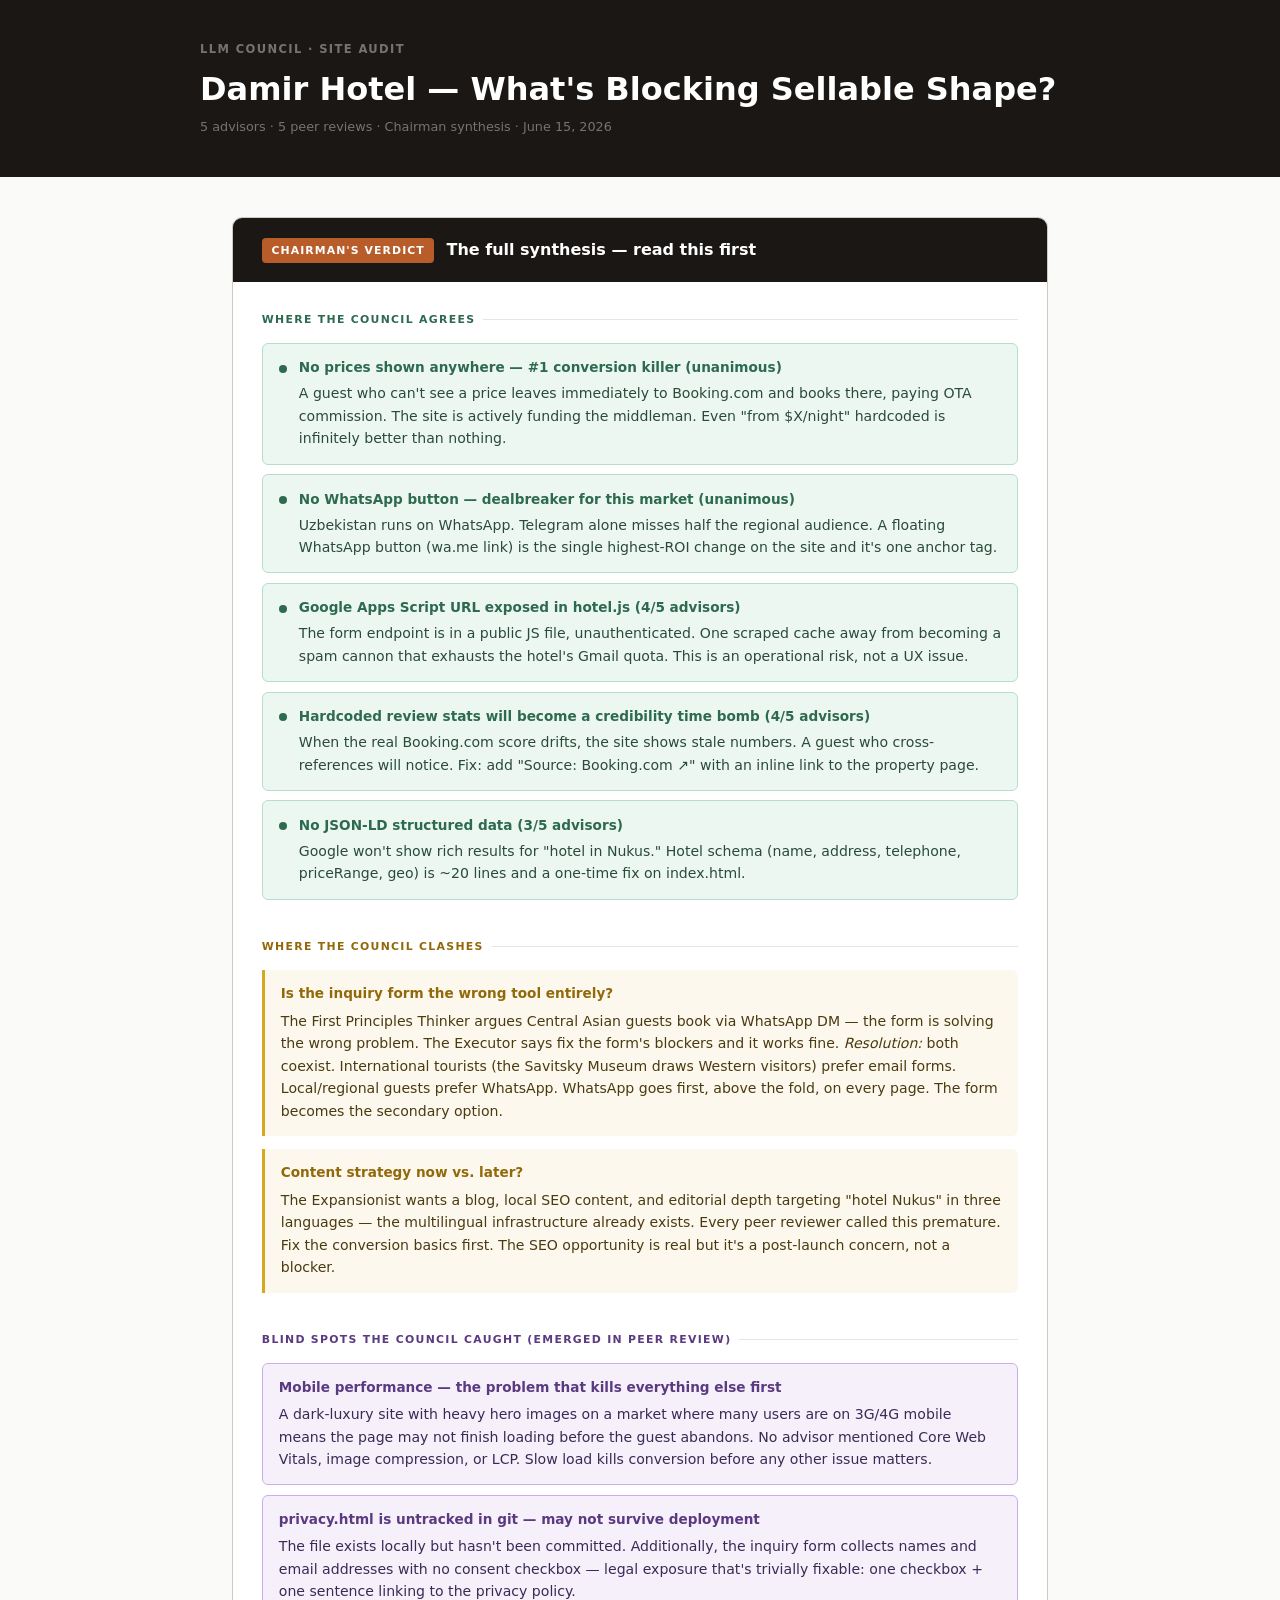
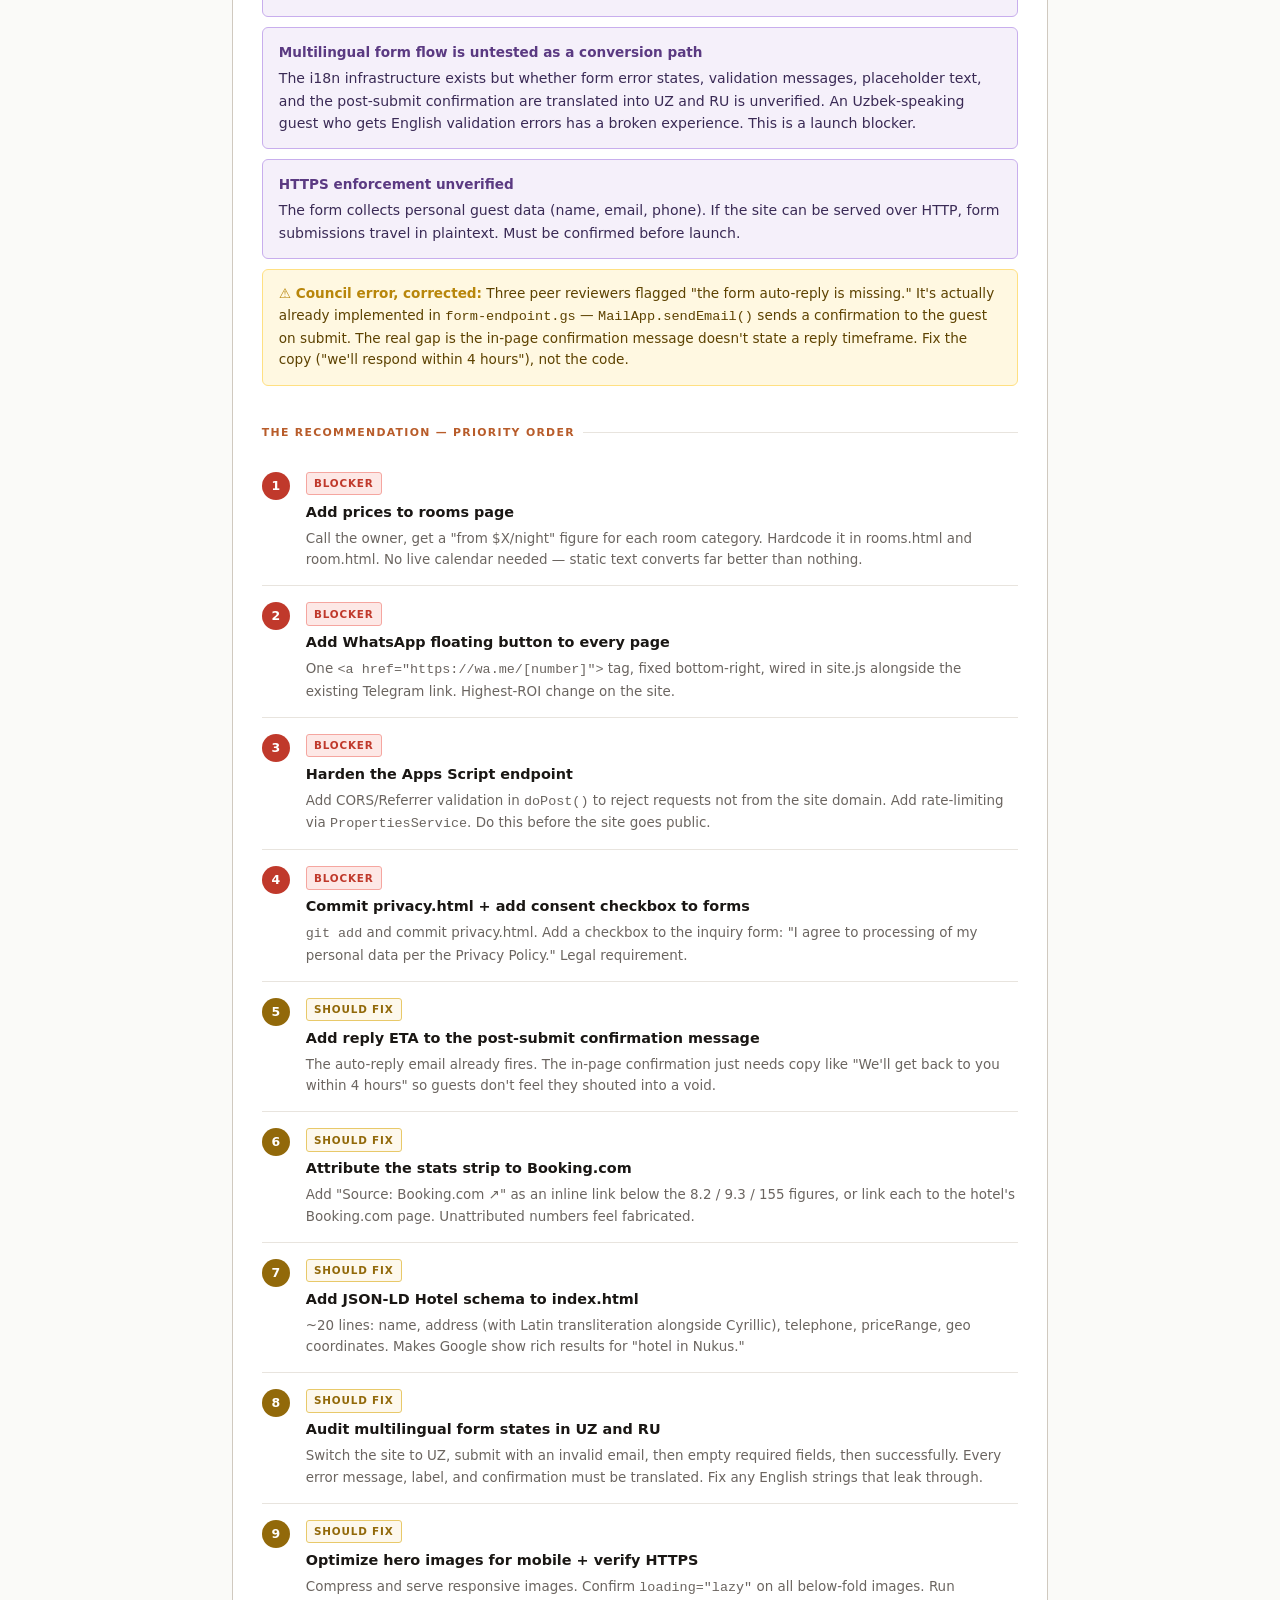
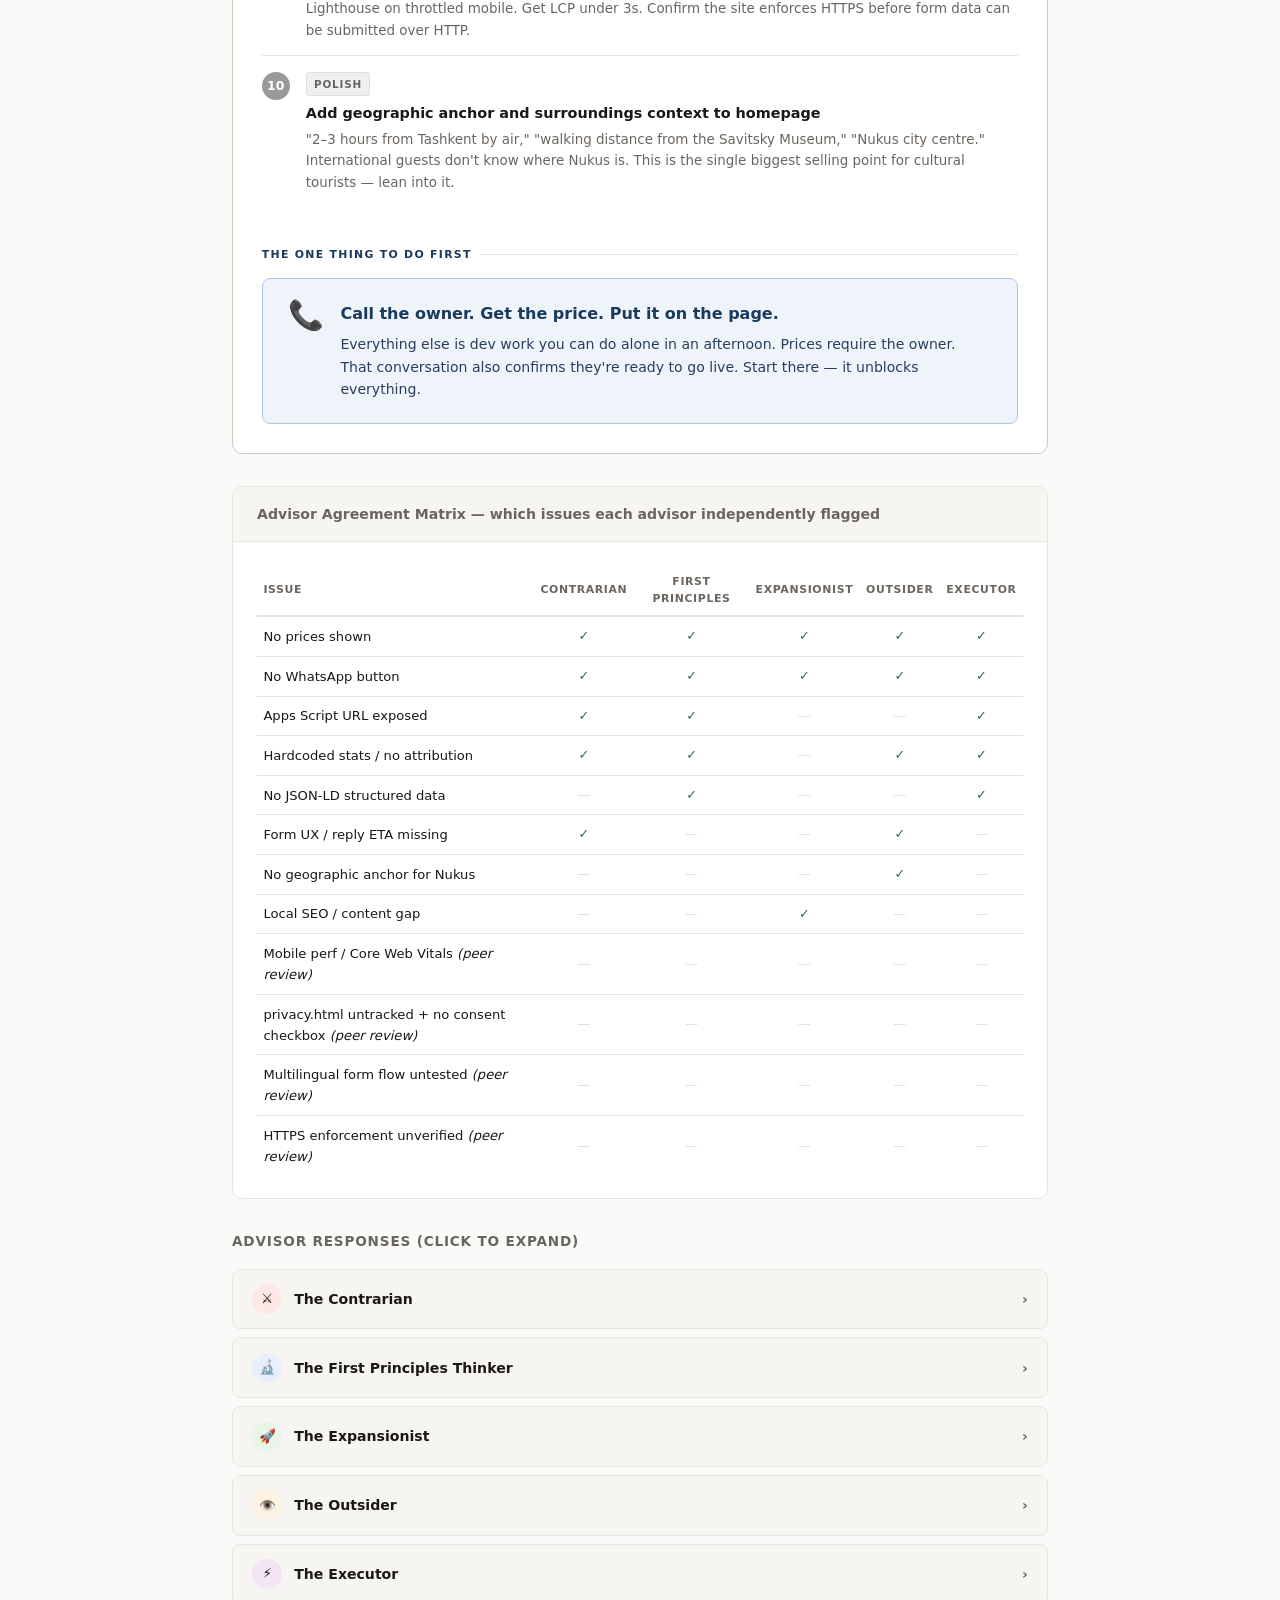
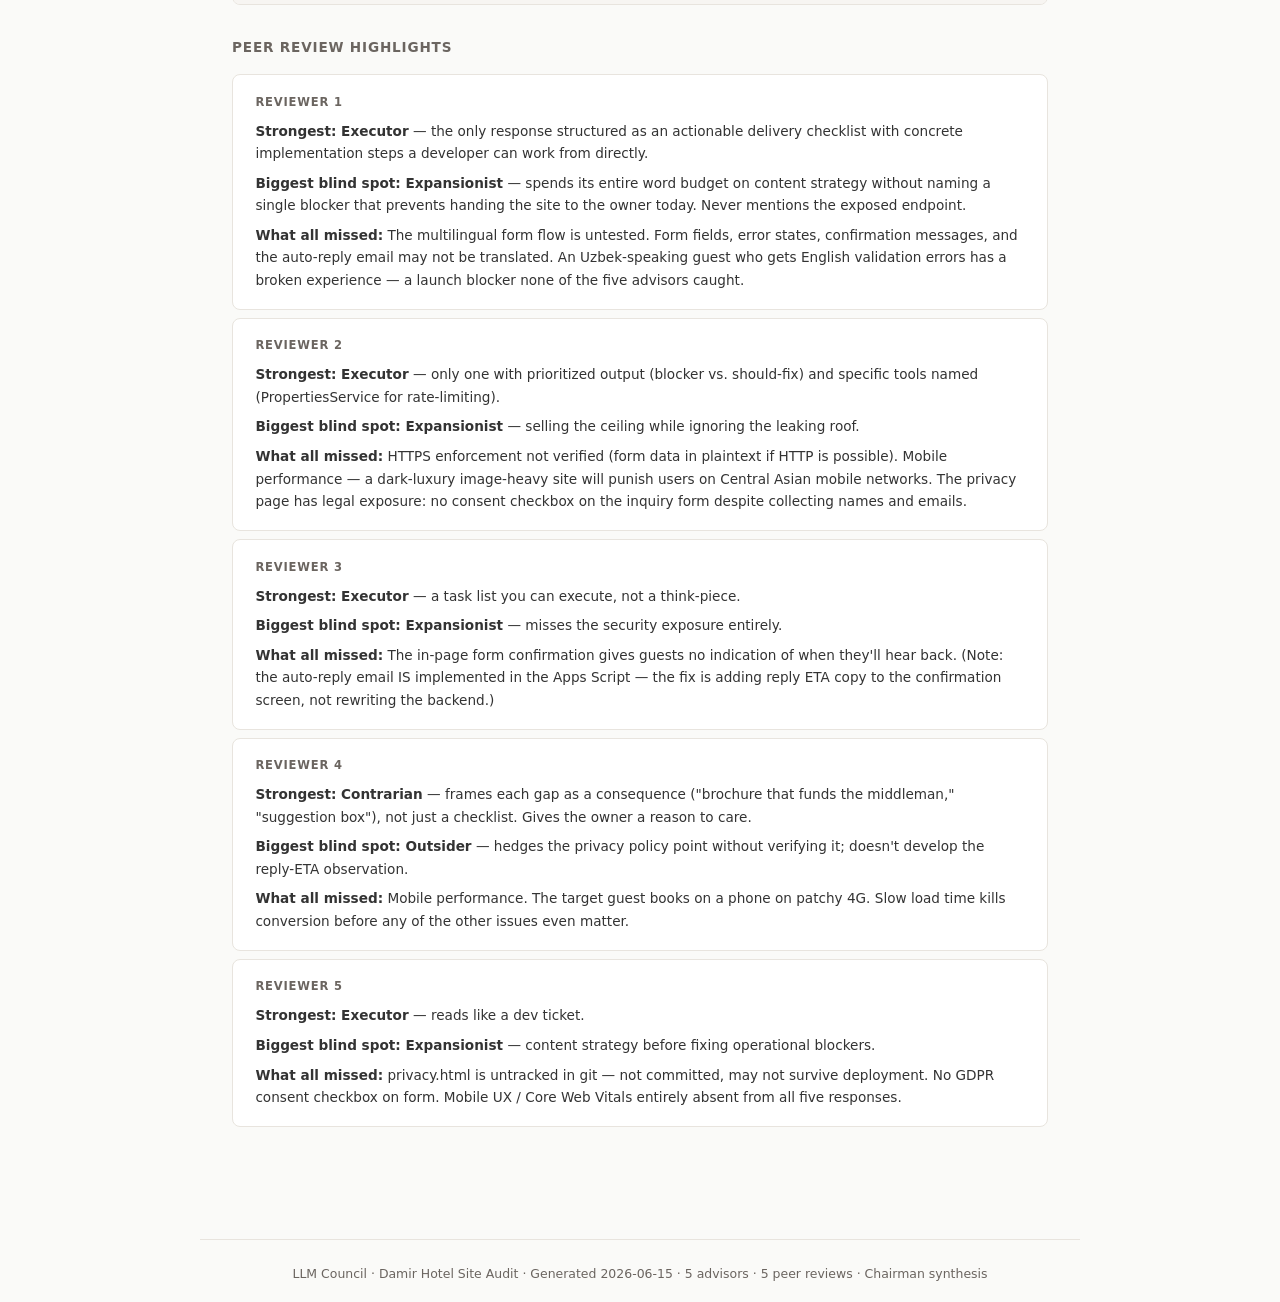
<file: council-report-20260615.html>
<!DOCTYPE html>
<html lang="en">
<head>
<meta charset="UTF-8">
<meta name="viewport" content="width=device-width, initial-scale=1.0">
<title>Council Report — Damir Hotel Site Audit · 2026-06-15</title>
<style>
  *, *::before, *::after { box-sizing: border-box; margin: 0; padding: 0; }

  :root {
    --bg: #fafaf8;
    --surface: #ffffff;
    --border: #e8e4de;
    --border-strong: #d0c9bf;
    --text: #1a1714;
    --muted: #6b6560;
    --accent: #b85c2a;
    --green: #2d6a4f;
    --green-light: #edf7f2;
    --amber: #92690a;
    --amber-light: #fdf8ed;
    --red: #c0392b;
    --blue: #1a3a5c;
    --blue-light: #eff4fb;
    --purple: #5b3a82;
    --purple-light: #f5f0fa;
  }

  body {
    font-family: -apple-system, BlinkMacSystemFont, 'Segoe UI', system-ui, sans-serif;
    background: var(--bg);
    color: var(--text);
    line-height: 1.6;
    font-size: 15px;
  }

  .page-header {
    background: var(--text);
    color: #fff;
    padding: 2.5rem 2rem;
  }
  .page-header-inner { max-width: 880px; margin: 0 auto; }
  .council-label {
    font-size: .72rem;
    font-weight: 700;
    letter-spacing: .12em;
    text-transform: uppercase;
    color: rgba(255,255,255,.4);
    margin-bottom: .75rem;
  }
  .page-header h1 {
    font-size: clamp(1.4rem, 3vw, 2rem);
    font-weight: 700;
    line-height: 1.2;
    color: #fff;
    margin-bottom: .5rem;
  }
  .page-header .meta { font-size: .8rem; color: rgba(255,255,255,.4); }

  .main { max-width: 880px; margin: 0 auto; padding: 2.5rem 2rem 5rem; }

  /* verdict card */
  .verdict-card {
    background: var(--surface);
    border: 1.5px solid var(--border-strong);
    border-radius: 10px;
    overflow: hidden;
    margin-bottom: 2rem;
  }
  .verdict-header {
    background: var(--text);
    color: #fff;
    padding: 1.2rem 1.8rem;
    display: flex;
    align-items: center;
    gap: .75rem;
  }
  .verdict-header .badge {
    background: var(--accent);
    color: #fff;
    font-size: .68rem;
    font-weight: 700;
    letter-spacing: .1em;
    text-transform: uppercase;
    padding: .25rem .6rem;
    border-radius: 4px;
    white-space: nowrap;
  }
  .verdict-header h2 { font-size: 1rem; font-weight: 600; color: #fff; }
  .verdict-body { padding: 1.8rem; }

  .section-block { margin-bottom: 2.4rem; }
  .section-block:last-child { margin-bottom: 0; }
  .section-label {
    font-size: .68rem;
    font-weight: 700;
    letter-spacing: .12em;
    text-transform: uppercase;
    margin-bottom: .9rem;
    display: flex;
    align-items: center;
    gap: .5rem;
  }
  .section-label::after { content: ''; flex: 1; height: 1px; background: var(--border); }
  .section-label.agrees { color: var(--green); }
  .section-label.clashes { color: var(--amber); }
  .section-label.blindspots { color: var(--purple); }
  .section-label.reco { color: var(--accent); }
  .section-label.one-thing { color: var(--blue); }

  .agree-point {
    display: flex;
    gap: .75rem;
    align-items: flex-start;
    padding: .85rem 1rem;
    background: var(--green-light);
    border: 1px solid #b7deca;
    border-radius: 6px;
    margin-bottom: .6rem;
  }
  .agree-point .dot {
    width: 8px; height: 8px;
    border-radius: 50%;
    background: var(--green);
    margin-top: .45rem;
    flex-shrink: 0;
  }
  .agree-point strong { color: var(--green); display: block; font-size: .85rem; margin-bottom: .2rem; }
  .agree-point p { font-size: .88rem; color: #2a4a3a; margin: 0; }

  .clash-block {
    border-left: 3px solid #d4a920;
    padding: .85rem 1rem;
    background: var(--amber-light);
    border-radius: 0 6px 6px 0;
    margin-bottom: .8rem;
  }
  .clash-block strong { display: block; font-size: .85rem; color: var(--amber); margin-bottom: .3rem; }
  .clash-block p { font-size: .88rem; color: #4a3a10; margin: 0; }

  .blind-point {
    padding: .85rem 1rem;
    background: var(--purple-light);
    border: 1px solid #c8aeed;
    border-radius: 6px;
    margin-bottom: .6rem;
  }
  .blind-point strong { display: block; font-size: .85rem; color: var(--purple); margin-bottom: .25rem; }
  .blind-point p { font-size: .88rem; color: #3a2a55; margin: 0; }

  .correction {
    padding: .85rem 1rem;
    background: #fff8e1;
    border: 1px solid #ffe082;
    border-radius: 6px;
    margin-bottom: .6rem;
    font-size: .85rem;
    color: #5d4200;
  }
  .correction strong { color: #b8860b; }

  .reco-list { list-style: none; counter-reset: reco; }
  .reco-list li {
    counter-increment: reco;
    display: flex;
    gap: 1rem;
    align-items: flex-start;
    padding: .9rem 0;
    border-bottom: 1px solid var(--border);
  }
  .reco-list li:last-child { border-bottom: none; }
  .reco-num {
    width: 28px; height: 28px;
    border-radius: 50%;
    color: #fff;
    font-size: .78rem;
    font-weight: 800;
    display: flex;
    align-items: center;
    justify-content: center;
    flex-shrink: 0;
    margin-top: .1rem;
  }
  .reco-num.blocker { background: var(--red); }
  .reco-num.should-fix { background: var(--amber); }
  .reco-num.nice { background: #999; }
  .reco-content strong { display: block; font-size: .9rem; margin-bottom: .25rem; }
  .reco-content p { font-size: .84rem; color: var(--muted); margin: 0; }
  .pill {
    display: inline-block;
    font-size: .65rem;
    font-weight: 700;
    letter-spacing: .08em;
    text-transform: uppercase;
    padding: .15rem .45rem;
    border-radius: 3px;
    margin-bottom: .35rem;
  }
  .pill.blocker { background: #fde8e6; color: var(--red); border: 1px solid #f5a6a0; }
  .pill.should-fix { background: var(--amber-light); color: var(--amber); border: 1px solid #e8c96a; }
  .pill.nice { background: #f0f0f0; color: #666; border: 1px solid #ddd; }

  .one-thing-box {
    background: var(--blue-light);
    border: 1.5px solid #aec6e8;
    border-radius: 8px;
    padding: 1.4rem 1.6rem;
    display: flex;
    gap: 1rem;
    align-items: flex-start;
  }
  .one-thing-icon { font-size: 1.8rem; line-height: 1; flex-shrink: 0; }
  .one-thing-box h3 { font-size: 1rem; color: var(--blue); margin-bottom: .4rem; }
  .one-thing-box p { font-size: .88rem; color: #2a3d5c; margin: 0; }

  /* matrix */
  .matrix-card {
    background: var(--surface);
    border: 1px solid var(--border);
    border-radius: 10px;
    overflow: hidden;
    margin-bottom: 2rem;
  }
  .matrix-header {
    padding: 1rem 1.5rem;
    border-bottom: 1px solid var(--border);
    font-weight: 600;
    font-size: .88rem;
    color: var(--muted);
    background: #f7f5f2;
  }
  .matrix-body { padding: 1.4rem 1.5rem; overflow-x: auto; }
  .matrix-table { width: 100%; border-collapse: collapse; font-size: .8rem; min-width: 540px; }
  .matrix-table th {
    text-align: center;
    padding: .5rem .4rem;
    font-size: .68rem;
    font-weight: 700;
    letter-spacing: .06em;
    text-transform: uppercase;
    color: var(--muted);
    border-bottom: 2px solid var(--border);
  }
  .matrix-table th:first-child { text-align: left; }
  .matrix-table td {
    padding: .55rem .4rem;
    border-bottom: 1px solid var(--border);
    vertical-align: middle;
    text-align: center;
  }
  .matrix-table td:first-child { text-align: left; font-size: .82rem; font-weight: 500; }
  .matrix-table tr:last-child td { border-bottom: none; }
  .check { color: var(--green); font-weight: 700; }
  .cross { color: #ddd; }

  /* advisors */
  .section-heading {
    font-size: .85rem;
    font-weight: 700;
    color: var(--muted);
    letter-spacing: .06em;
    text-transform: uppercase;
    margin-bottom: 1rem;
  }
  .advisors-section, .peer-section { margin-bottom: 2rem; }

  details {
    border: 1px solid var(--border);
    border-radius: 8px;
    margin-bottom: .5rem;
    overflow: hidden;
  }
  summary {
    padding: .9rem 1.2rem;
    cursor: pointer;
    background: #f7f5f2;
    display: flex;
    align-items: center;
    gap: .75rem;
    font-weight: 600;
    font-size: .88rem;
    list-style: none;
    user-select: none;
  }
  summary:hover { background: #f0ede8; }
  summary::-webkit-details-marker { display: none; }
  .advisor-icon {
    width: 30px; height: 30px;
    border-radius: 50%;
    display: flex;
    align-items: center;
    justify-content: center;
    font-size: .85rem;
    flex-shrink: 0;
  }
  .icon-c { background: #fde8e6; }
  .icon-fp { background: #e8f0fe; }
  .icon-ex { background: #e8f5e9; }
  .icon-out { background: #fdf3e3; }
  .icon-exec { background: #f3e5f5; }
  .chevron { margin-left: auto; color: var(--muted); transition: transform .2s; }
  details[open] .chevron { transform: rotate(90deg); }
  .advisor-body {
    padding: 1.2rem 1.4rem;
    font-size: .88rem;
    line-height: 1.75;
    border-top: 1px solid var(--border);
    background: var(--surface);
    white-space: pre-wrap;
    color: #333;
  }

  .peer-card {
    background: var(--surface);
    border: 1px solid var(--border);
    border-radius: 8px;
    margin-bottom: .5rem;
    padding: 1.1rem 1.4rem;
    font-size: .85rem;
    line-height: 1.65;
    color: #333;
  }
  .peer-card p { margin-bottom: .45rem; }
  .peer-card p:last-child { margin-bottom: 0; }
  .peer-q { font-weight: 700; color: var(--muted); font-size: .72rem; letter-spacing: .07em; text-transform: uppercase; display: block; margin-bottom: .5rem; }

  .page-footer {
    border-top: 1px solid var(--border);
    padding: 1.5rem 2rem;
    text-align: center;
    font-size: .78rem;
    color: var(--muted);
    max-width: 880px;
    margin: 0 auto;
  }
</style>
</head>
<body>

<header class="page-header">
  <div class="page-header-inner">
    <div class="council-label">LLM Council · Site Audit</div>
    <h1>Damir Hotel — What's Blocking Sellable Shape?</h1>
    <div class="meta">5 advisors · 5 peer reviews · Chairman synthesis · June 15, 2026</div>
  </div>
</header>

<main class="main">

  <!-- VERDICT -->
  <div class="verdict-card">
    <div class="verdict-header">
      <span class="badge">Chairman's Verdict</span>
      <h2>The full synthesis — read this first</h2>
    </div>
    <div class="verdict-body">

      <div class="section-block">
        <div class="section-label agrees">Where the Council Agrees</div>

        <div class="agree-point">
          <div class="dot"></div>
          <div>
            <strong>No prices shown anywhere — #1 conversion killer (unanimous)</strong>
            <p>A guest who can't see a price leaves immediately to Booking.com and books there, paying OTA commission. The site is actively funding the middleman. Even "from $X/night" hardcoded is infinitely better than nothing.</p>
          </div>
        </div>

        <div class="agree-point">
          <div class="dot"></div>
          <div>
            <strong>No WhatsApp button — dealbreaker for this market (unanimous)</strong>
            <p>Uzbekistan runs on WhatsApp. Telegram alone misses half the regional audience. A floating WhatsApp button (wa.me link) is the single highest-ROI change on the site and it's one anchor tag.</p>
          </div>
        </div>

        <div class="agree-point">
          <div class="dot"></div>
          <div>
            <strong>Google Apps Script URL exposed in hotel.js (4/5 advisors)</strong>
            <p>The form endpoint is in a public JS file, unauthenticated. One scraped cache away from becoming a spam cannon that exhausts the hotel's Gmail quota. This is an operational risk, not a UX issue.</p>
          </div>
        </div>

        <div class="agree-point">
          <div class="dot"></div>
          <div>
            <strong>Hardcoded review stats will become a credibility time bomb (4/5 advisors)</strong>
            <p>When the real Booking.com score drifts, the site shows stale numbers. A guest who cross-references will notice. Fix: add "Source: Booking.com ↗" with an inline link to the property page.</p>
          </div>
        </div>

        <div class="agree-point">
          <div class="dot"></div>
          <div>
            <strong>No JSON-LD structured data (3/5 advisors)</strong>
            <p>Google won't show rich results for "hotel in Nukus." Hotel schema (name, address, telephone, priceRange, geo) is ~20 lines and a one-time fix on index.html.</p>
          </div>
        </div>
      </div>

      <div class="section-block">
        <div class="section-label clashes">Where the Council Clashes</div>

        <div class="clash-block">
          <strong>Is the inquiry form the wrong tool entirely?</strong>
          <p>The First Principles Thinker argues Central Asian guests book via WhatsApp DM — the form is solving the wrong problem. The Executor says fix the form's blockers and it works fine. <em>Resolution:</em> both coexist. International tourists (the Savitsky Museum draws Western visitors) prefer email forms. Local/regional guests prefer WhatsApp. WhatsApp goes first, above the fold, on every page. The form becomes the secondary option.</p>
        </div>

        <div class="clash-block">
          <strong>Content strategy now vs. later?</strong>
          <p>The Expansionist wants a blog, local SEO content, and editorial depth targeting "hotel Nukus" in three languages — the multilingual infrastructure already exists. Every peer reviewer called this premature. Fix the conversion basics first. The SEO opportunity is real but it's a post-launch concern, not a blocker.</p>
        </div>
      </div>

      <div class="section-block">
        <div class="section-label blindspots">Blind Spots the Council Caught (emerged in peer review)</div>

        <div class="blind-point">
          <strong>Mobile performance — the problem that kills everything else first</strong>
          <p>A dark-luxury site with heavy hero images on a market where many users are on 3G/4G mobile means the page may not finish loading before the guest abandons. No advisor mentioned Core Web Vitals, image compression, or LCP. Slow load kills conversion before any other issue matters.</p>
        </div>

        <div class="blind-point">
          <strong>privacy.html is untracked in git — may not survive deployment</strong>
          <p>The file exists locally but hasn't been committed. Additionally, the inquiry form collects names and email addresses with no consent checkbox — legal exposure that's trivially fixable: one checkbox + one sentence linking to the privacy policy.</p>
        </div>

        <div class="blind-point">
          <strong>Multilingual form flow is untested as a conversion path</strong>
          <p>The i18n infrastructure exists but whether form error states, validation messages, placeholder text, and the post-submit confirmation are translated into UZ and RU is unverified. An Uzbek-speaking guest who gets English validation errors has a broken experience. This is a launch blocker.</p>
        </div>

        <div class="blind-point">
          <strong>HTTPS enforcement unverified</strong>
          <p>The form collects personal guest data (name, email, phone). If the site can be served over HTTP, form submissions travel in plaintext. Must be confirmed before launch.</p>
        </div>

        <div class="correction">
          <strong>⚠️ Council error, corrected:</strong> Three peer reviewers flagged "the form auto-reply is missing." It's actually already implemented in <code>form-endpoint.gs</code> — <code>MailApp.sendEmail()</code> sends a confirmation to the guest on submit. The real gap is the in-page confirmation message doesn't state a reply timeframe. Fix the copy ("we'll respond within 4 hours"), not the code.
        </div>
      </div>

      <div class="section-block">
        <div class="section-label reco">The Recommendation — priority order</div>
        <ul class="reco-list">
          <li>
            <div class="reco-num blocker">1</div>
            <div class="reco-content">
              <span class="pill blocker">Blocker</span>
              <strong>Add prices to rooms page</strong>
              <p>Call the owner, get a "from $X/night" figure for each room category. Hardcode it in rooms.html and room.html. No live calendar needed — static text converts far better than nothing.</p>
            </div>
          </li>
          <li>
            <div class="reco-num blocker">2</div>
            <div class="reco-content">
              <span class="pill blocker">Blocker</span>
              <strong>Add WhatsApp floating button to every page</strong>
              <p>One <code>&lt;a href="https://wa.me/[number]"&gt;</code> tag, fixed bottom-right, wired in site.js alongside the existing Telegram link. Highest-ROI change on the site.</p>
            </div>
          </li>
          <li>
            <div class="reco-num blocker">3</div>
            <div class="reco-content">
              <span class="pill blocker">Blocker</span>
              <strong>Harden the Apps Script endpoint</strong>
              <p>Add CORS/Referrer validation in <code>doPost()</code> to reject requests not from the site domain. Add rate-limiting via <code>PropertiesService</code>. Do this before the site goes public.</p>
            </div>
          </li>
          <li>
            <div class="reco-num blocker">4</div>
            <div class="reco-content">
              <span class="pill blocker">Blocker</span>
              <strong>Commit privacy.html + add consent checkbox to forms</strong>
              <p><code>git add</code> and commit privacy.html. Add a checkbox to the inquiry form: "I agree to processing of my personal data per the Privacy Policy." Legal requirement.</p>
            </div>
          </li>
          <li>
            <div class="reco-num should-fix">5</div>
            <div class="reco-content">
              <span class="pill should-fix">Should Fix</span>
              <strong>Add reply ETA to the post-submit confirmation message</strong>
              <p>The auto-reply email already fires. The in-page confirmation just needs copy like "We'll get back to you within 4 hours" so guests don't feel they shouted into a void.</p>
            </div>
          </li>
          <li>
            <div class="reco-num should-fix">6</div>
            <div class="reco-content">
              <span class="pill should-fix">Should Fix</span>
              <strong>Attribute the stats strip to Booking.com</strong>
              <p>Add "Source: Booking.com ↗" as an inline link below the 8.2 / 9.3 / 155 figures, or link each to the hotel's Booking.com page. Unattributed numbers feel fabricated.</p>
            </div>
          </li>
          <li>
            <div class="reco-num should-fix">7</div>
            <div class="reco-content">
              <span class="pill should-fix">Should Fix</span>
              <strong>Add JSON-LD Hotel schema to index.html</strong>
              <p>~20 lines: name, address (with Latin transliteration alongside Cyrillic), telephone, priceRange, geo coordinates. Makes Google show rich results for "hotel in Nukus."</p>
            </div>
          </li>
          <li>
            <div class="reco-num should-fix">8</div>
            <div class="reco-content">
              <span class="pill should-fix">Should Fix</span>
              <strong>Audit multilingual form states in UZ and RU</strong>
              <p>Switch the site to UZ, submit with an invalid email, then empty required fields, then successfully. Every error message, label, and confirmation must be translated. Fix any English strings that leak through.</p>
            </div>
          </li>
          <li>
            <div class="reco-num should-fix">9</div>
            <div class="reco-content">
              <span class="pill should-fix">Should Fix</span>
              <strong>Optimize hero images for mobile + verify HTTPS</strong>
              <p>Compress and serve responsive images. Confirm <code>loading="lazy"</code> on all below-fold images. Run Lighthouse on throttled mobile. Get LCP under 3s. Confirm the site enforces HTTPS before form data can be submitted over HTTP.</p>
            </div>
          </li>
          <li>
            <div class="reco-num nice">10</div>
            <div class="reco-content">
              <span class="pill nice">Polish</span>
              <strong>Add geographic anchor and surroundings context to homepage</strong>
              <p>"2–3 hours from Tashkent by air," "walking distance from the Savitsky Museum," "Nukus city centre." International guests don't know where Nukus is. This is the single biggest selling point for cultural tourists — lean into it.</p>
            </div>
          </li>
        </ul>
      </div>

      <div class="section-block" style="margin-bottom:0">
        <div class="section-label one-thing">The One Thing to Do First</div>
        <div class="one-thing-box">
          <div class="one-thing-icon">📞</div>
          <div>
            <h3>Call the owner. Get the price. Put it on the page.</h3>
            <p>Everything else is dev work you can do alone in an afternoon. Prices require the owner. That conversation also confirms they're ready to go live. Start there — it unblocks everything.</p>
          </div>
        </div>
      </div>

    </div>
  </div>

  <!-- MATRIX -->
  <div class="matrix-card">
    <div class="matrix-header">Advisor Agreement Matrix — which issues each advisor independently flagged</div>
    <div class="matrix-body">
      <table class="matrix-table">
        <thead>
          <tr>
            <th>Issue</th>
            <th>Contrarian</th>
            <th>First Principles</th>
            <th>Expansionist</th>
            <th>Outsider</th>
            <th>Executor</th>
          </tr>
        </thead>
        <tbody>
          <tr><td>No prices shown</td><td class="check">✓</td><td class="check">✓</td><td class="check">✓</td><td class="check">✓</td><td class="check">✓</td></tr>
          <tr><td>No WhatsApp button</td><td class="check">✓</td><td class="check">✓</td><td class="check">✓</td><td class="check">✓</td><td class="check">✓</td></tr>
          <tr><td>Apps Script URL exposed</td><td class="check">✓</td><td class="check">✓</td><td class="cross">—</td><td class="cross">—</td><td class="check">✓</td></tr>
          <tr><td>Hardcoded stats / no attribution</td><td class="check">✓</td><td class="check">✓</td><td class="cross">—</td><td class="check">✓</td><td class="check">✓</td></tr>
          <tr><td>No JSON-LD structured data</td><td class="cross">—</td><td class="check">✓</td><td class="cross">—</td><td class="cross">—</td><td class="check">✓</td></tr>
          <tr><td>Form UX / reply ETA missing</td><td class="check">✓</td><td class="cross">—</td><td class="cross">—</td><td class="check">✓</td><td class="cross">—</td></tr>
          <tr><td>No geographic anchor for Nukus</td><td class="cross">—</td><td class="cross">—</td><td class="cross">—</td><td class="check">✓</td><td class="cross">—</td></tr>
          <tr><td>Local SEO / content gap</td><td class="cross">—</td><td class="cross">—</td><td class="check">✓</td><td class="cross">—</td><td class="cross">—</td></tr>
          <tr><td>Mobile perf / Core Web Vitals <em>(peer review)</em></td><td class="cross">—</td><td class="cross">—</td><td class="cross">—</td><td class="cross">—</td><td class="cross">—</td></tr>
          <tr><td>privacy.html untracked + no consent checkbox <em>(peer review)</em></td><td class="cross">—</td><td class="cross">—</td><td class="cross">—</td><td class="cross">—</td><td class="cross">—</td></tr>
          <tr><td>Multilingual form flow untested <em>(peer review)</em></td><td class="cross">—</td><td class="cross">—</td><td class="cross">—</td><td class="cross">—</td><td class="cross">—</td></tr>
          <tr><td>HTTPS enforcement unverified <em>(peer review)</em></td><td class="cross">—</td><td class="cross">—</td><td class="cross">—</td><td class="cross">—</td><td class="cross">—</td></tr>
        </tbody>
      </table>
    </div>
  </div>

  <!-- ADVISOR RESPONSES -->
  <div class="advisors-section">
    <div class="section-heading">Advisor Responses (click to expand)</div>

    <details>
      <summary>
        <span class="advisor-icon icon-c">⚔️</span>
        The Contrarian
        <span class="chevron">›</span>
      </summary>
      <div class="advisor-body">The Google Apps Script endpoint is a ticking clock. That URL in hotel.js is one search-engine cache away from becoming a spam cannon. Anyone can POST to it directly, flood the hotel's inbox, and exhaust the daily Gmail quota. The hotel owner gets zero reservations and a broken inbox on the same day. Fix it: add a CAPTCHA + origin check at minimum.

The inquiry form is doing no heavy lifting. No prices means every visitor leaves to check Booking.com — and books there, paying OTA commission. You've built a brochure that actively funds the middleman. At minimum, put a "starting from" price on the rooms page. The owner will feel this gap the first week when they see zero direct inquiries.

The hardcoded review stats will become a liability. When the real Booking.com score drifts — and it will — the site shows a lie. That's not a design problem, that's a credibility problem the owner discovers when a guest quotes the site back at them.

No WhatsApp is a dealbreaker for this market. Uzbekistan runs on WhatsApp and Telegram for business communication. Having only Telegram misses half the audience. A floating WhatsApp button costs nothing and is table stakes for Central Asian hospitality.

The Cyrillic address inline in HTML may break copy-paste for guests trying to navigate. Use proper UTF-8 encoding declarations and test it — don't assume.

The "booking" flow has no date validation, no confirmation of room type, no price quote. A guest fills the form and gets... an email that says what exactly? This isn't a booking flow. It's a suggestion box. The owner will explain this to confused guests for months.</div>
    </details>

    <details>
      <summary>
        <span class="advisor-icon icon-fp">🔬</span>
        The First Principles Thinker
        <span class="chevron">›</span>
      </summary>
      <div class="advisor-body">The real question is: what does a guest from this specific market actually do before booking? They open WhatsApp or Telegram and message the hotel directly. That is the primary booking channel for Central Asian hospitality at this price point. The elaborate inquiry form is solving the wrong problem. The hotel owner will close deals through messaging apps, not through email confirmations from a Google Apps Script. The form creates friction where there should be a single tap.

What is actually broken at the foundation:

The site has no prices. This is not a minor gap — it is the primary reason visitors bounce. A boutique hotel without prices signals either "too expensive" or "we don't trust you." Either interpretation kills conversion.

The Google Apps Script URL being public is a real operational vulnerability.

The hardcoded stats (8.2 rating, 155 reviews) will age badly and erode trust the moment a visitor cross-references them against Booking.com.

What "sellable" actually requires:
1. A WhatsApp direct-message button (single highest-ROI fix)
2. Room prices, even "from $X/night"
3. The form endpoint secured
4. Structured data so Google shows the hotel in rich results for "hotel in Nukus"

Everything else — gallery polish, multilingual copy — is finishing work. Hand this to the owner today and the first question will be: "How does someone actually book?"</div>
    </details>

    <details>
      <summary>
        <span class="advisor-icon icon-ex">🚀</span>
        The Expansionist
        <span class="chevron">›</span>
      </summary>
      <div class="advisor-body">The site is thinking small when it could be thinking like a destination. Nukus + Savitsky Museum is an underrated gem on the Central Asia circuit — "last great undiscovered museum in the world." No blog, no "why Nukus" editorial section, no content that gives Google anything to rank beyond the hotel name.

The booking gap is the biggest opportunity dressed as a problem. The inquiry form captures interest and then loses people to Booking.com. Integrating even a lightweight availability system (Beds24, Lodgify, or a Google Calendar-based widget) would convert interest into direct bookings with zero commission — compounding forever.

WhatsApp floating button is the highest-converting CTA they're not running. Telegram is already linked in the footer but buried.

Prices are absent. Absence of price signals one of two things: either too expensive to list, or too uncertain to trust. Neither converts. Even "from $X/night" creates an anchor.

The multilingual setup (EN/RU/UZ) is genuinely excellent groundwork — but there's no local SEO content in those languages targeting "hotel Nukus," "гостиница Нукус," or "Nukus mehmonxonasi." The infrastructure exists; the content doesn't.

This site could own the Nukus hospitality search results entirely. Right now it's leaving that to aggregators.</div>
    </details>

    <details>
      <summary>
        <span class="advisor-icon icon-out">👁️</span>
        The Outsider
        <span class="chevron">›</span>
      </summary>
      <div class="advisor-body">First reaction: where even is this?

"Nukus, Karakalpakstan, Uzbekistan" means nothing to me. I land on the homepage and have no geographic anchor — no "near X airport," no "2 hours from Tashkent." I don't know if I can even get there.

No prices, so I leave. Every hotel site I've used shows at least a starting rate. Nothing here means I have to commit time to an inquiry form just to find out if it's in my budget. I won't do that. I'll go to Booking.com instead.

The form feels like shouting into a void. I fill in my dates and hit send — then what? How long until someone replies? No timeframe communicated. The process feels unserious.

Rating numbers with no source link look fabricated. "8.2 rating, 155 reviews" — from where? I can't click to verify. That's an instant credibility hit.

No WhatsApp. This hotel is in Central Asia. WhatsApp is how business is done there.

No photos of the surroundings or the Savitsky Museum. That's apparently the reason people come to Nukus. If the site doesn't lean into that, it's missing its single biggest selling point for international travelers.</div>
    </details>

    <details>
      <summary>
        <span class="advisor-icon icon-exec">⚡</span>
        The Executor
        <span class="chevron">›</span>
      </summary>
      <div class="advisor-body">Blocker-level problems (fix before delivery):

1. No prices anywhere. Action: add a rates section to rooms.html and room.html — even "from $X/night." Call the hotel owner, get numbers, hardcode them.

2. No WhatsApp contact. Action: add a floating wa.me button to every page. One anchor tag in site.js, fixed bottom-right.

3. Google Apps Script URL exposed in hotel.js. Action: add Referrer and CORS checks inside the Apps Script doPost() to reject non-site requests. Rate-limit via PropertiesService. Takes 10 minutes.

4. Hardcoded review stats with no attribution. Action: add "Source: Booking.com ↗" inline, or link directly to the Booking.com property page.

Should-fix before handoff:

5. No JSON-LD structured data. Action: add a script type="application/ld+json" block to index.html with Hotel schema — address, telephone, priceRange, geo coordinates. Twenty lines, one-time.

6. Address in Cyrillic only. Action: also include a Latin transliteration for international visitors and for the structured data address field.</div>
    </details>
  </div>

  <!-- PEER REVIEWS -->
  <div class="peer-section">
    <div class="section-heading">Peer Review Highlights</div>

    <div class="peer-card">
      <span class="peer-q">Reviewer 1</span>
      <p><strong>Strongest: Executor</strong> — the only response structured as an actionable delivery checklist with concrete implementation steps a developer can work from directly.</p>
      <p><strong>Biggest blind spot: Expansionist</strong> — spends its entire word budget on content strategy without naming a single blocker that prevents handing the site to the owner today. Never mentions the exposed endpoint.</p>
      <p><strong>What all missed:</strong> The multilingual form flow is untested. Form fields, error states, confirmation messages, and the auto-reply email may not be translated. An Uzbek-speaking guest who gets English validation errors has a broken experience — a launch blocker none of the five advisors caught.</p>
    </div>

    <div class="peer-card">
      <span class="peer-q">Reviewer 2</span>
      <p><strong>Strongest: Executor</strong> — only one with prioritized output (blocker vs. should-fix) and specific tools named (PropertiesService for rate-limiting).</p>
      <p><strong>Biggest blind spot: Expansionist</strong> — selling the ceiling while ignoring the leaking roof.</p>
      <p><strong>What all missed:</strong> HTTPS enforcement not verified (form data in plaintext if HTTP is possible). Mobile performance — a dark-luxury image-heavy site will punish users on Central Asian mobile networks. The privacy page has legal exposure: no consent checkbox on the inquiry form despite collecting names and emails.</p>
    </div>

    <div class="peer-card">
      <span class="peer-q">Reviewer 3</span>
      <p><strong>Strongest: Executor</strong> — a task list you can execute, not a think-piece.</p>
      <p><strong>Biggest blind spot: Expansionist</strong> — misses the security exposure entirely.</p>
      <p><strong>What all missed:</strong> The in-page form confirmation gives guests no indication of when they'll hear back. (Note: the auto-reply email IS implemented in the Apps Script — the fix is adding reply ETA copy to the confirmation screen, not rewriting the backend.)</p>
    </div>

    <div class="peer-card">
      <span class="peer-q">Reviewer 4</span>
      <p><strong>Strongest: Contrarian</strong> — frames each gap as a consequence ("brochure that funds the middleman," "suggestion box"), not just a checklist. Gives the owner a reason to care.</p>
      <p><strong>Biggest blind spot: Outsider</strong> — hedges the privacy policy point without verifying it; doesn't develop the reply-ETA observation.</p>
      <p><strong>What all missed:</strong> Mobile performance. The target guest books on a phone on patchy 4G. Slow load time kills conversion before any of the other issues even matter.</p>
    </div>

    <div class="peer-card">
      <span class="peer-q">Reviewer 5</span>
      <p><strong>Strongest: Executor</strong> — reads like a dev ticket.</p>
      <p><strong>Biggest blind spot: Expansionist</strong> — content strategy before fixing operational blockers.</p>
      <p><strong>What all missed:</strong> privacy.html is untracked in git — not committed, may not survive deployment. No GDPR consent checkbox on form. Mobile UX / Core Web Vitals entirely absent from all five responses.</p>
    </div>
  </div>

</main>

<footer class="page-footer">
  LLM Council · Damir Hotel Site Audit · Generated 2026-06-15 · 5 advisors · 5 peer reviews · Chairman synthesis
</footer>

</body>
</html>
</file>
